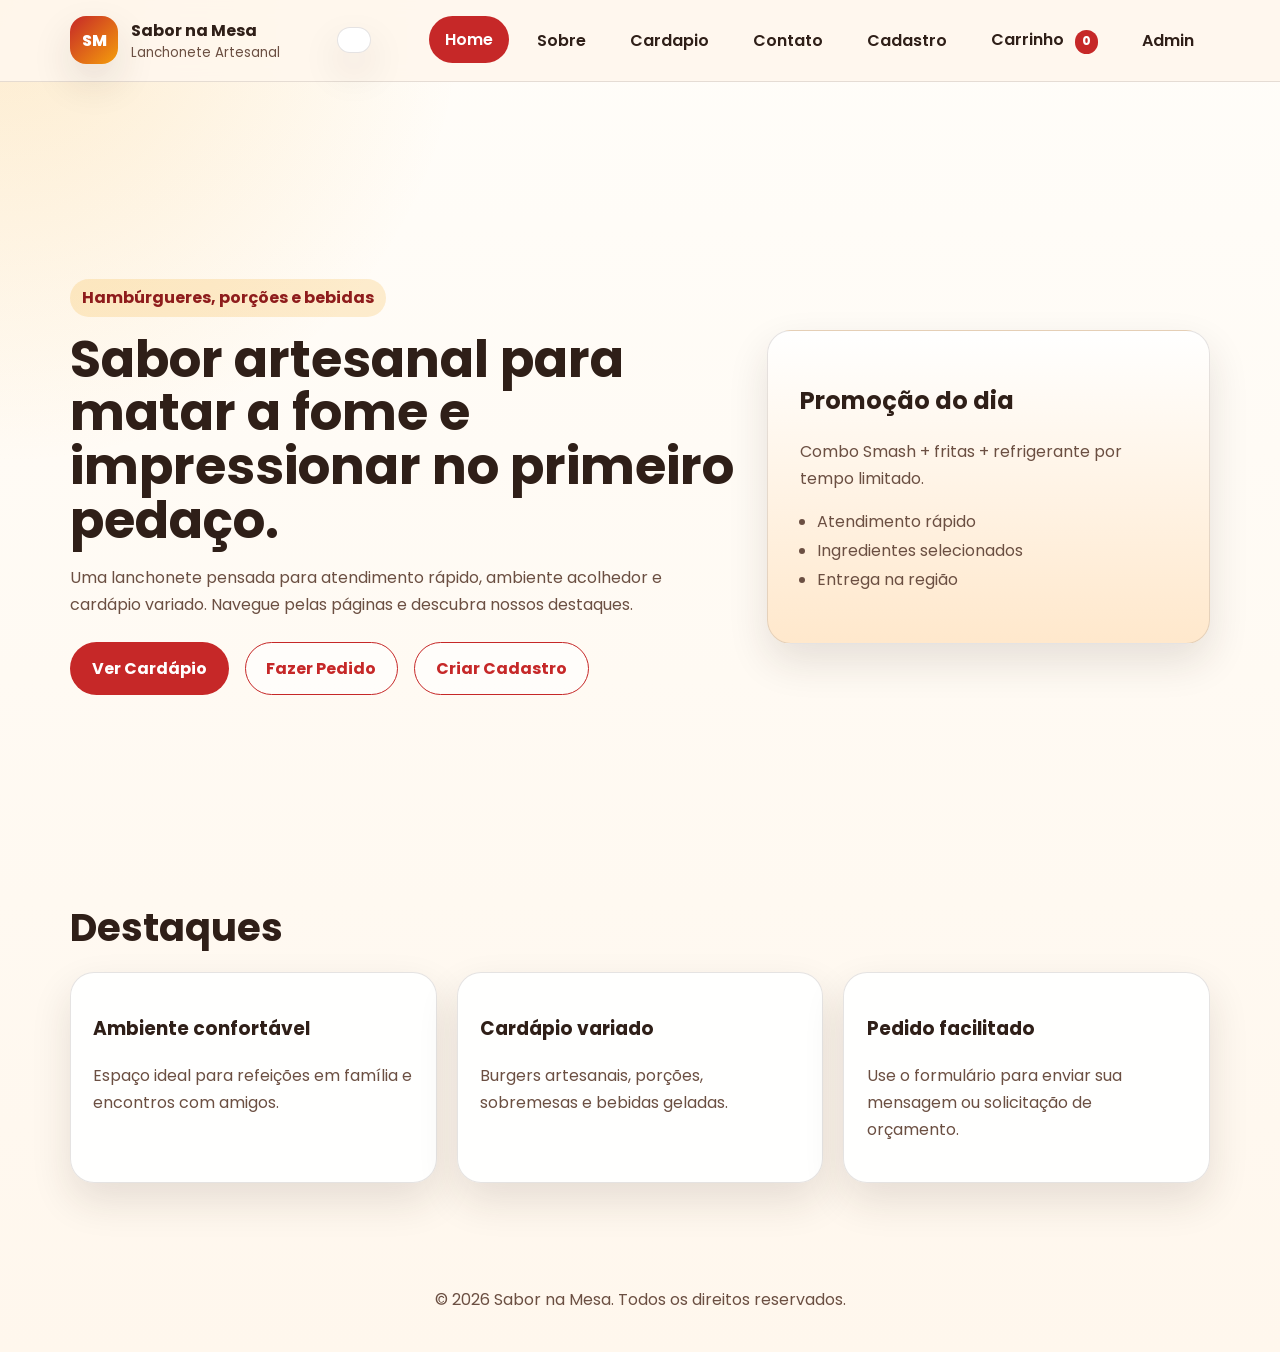
<file: index.html>
<!doctype html>
<html lang="pt-BR">
  <head>
    <meta charset="UTF-8" />
    <meta name="viewport" content="width=device-width, initial-scale=1.0" />
    <meta
      name="description"
      content="Lanchonete Sabor na Mesa: site responsivo com cardápio, história, contato e promoções."
    />
    <meta
      name="keywords"
      content="lanchonete, hamburguer, delivery, cardápio, contato, lanche artesanal"
    />
    <meta name="Alan Costa de Oliveira" content="Lanchonete Sabor na Mesa" />
    <meta name="theme-color" content="#c62828" />
    <title>Lanchonete Sabor na Mesa | Home</title>
    <link rel="preconnect" href="https://fonts.googleapis.com" />
    <link rel="preconnect" href="https://fonts.gstatic.com" crossorigin />
    <link
      href="https://fonts.googleapis.com/css2?family=Poppins:wght@400;500;600;700;800&display=swap"
      rel="stylesheet"
    />
    <link rel="stylesheet" href="css/style.css" />
  </head>
  <body>
    <header class="site-header">
      <div class="topbar">
        <a
          class="brand"
          href="index.html"
          aria-label="Ir para a página inicial"
        >
          <span class="brand-mark">SM</span>
          <span class="brand-text">
            <strong>Sabor na Mesa</strong>
            <small>Lanchonete Artesanal</small>
          </span>
        </a>
        <button
          class="menu-toggle"
          id="menuToggle"
          aria-label="Abrir menu de navegação"
          aria-expanded="false"
          aria-controls="primaryNav"
        >
          ☰
        </button>
        <nav class="primary-nav" id="primaryNav">
          <a class="active" href="index.html">Home</a>
          <a href="sobre.html">Sobre</a>
          <a href="cardapio.html">Cardapio</a>
          <a href="contato.html">Contato</a>
          <a href="cadastro.html">Cadastro</a>
          <a href="carrinho.html">Carrinho</a>
          <a href="admin.html">Admin</a>
        </nav>
      </div>
    </header>

    <main>
      <section class="hero">
        <div class="hero-content reveal">
          <span class="eyebrow">Hambúrgueres, porções e bebidas</span>
          <h1>
            Sabor artesanal para matar a fome e impressionar no primeiro pedaço.
          </h1>
          <p>
            Uma lanchonete pensada para atendimento rápido, ambiente acolhedor e
            cardápio variado. Navegue pelas páginas e descubra nossos destaques.
          </p>
          <div class="hero-actions">
            <a class="btn btn-primary" href="cardapio.html">Ver Cardápio</a>
            <a class="btn btn-secondary" href="contato.html">Fazer Pedido</a>
            <a class="btn btn-secondary" href="cadastro.html">Criar Cadastro</a>
          </div>
        </div>
        <div class="hero-card reveal">
          <h2>Promoção do dia</h2>
          <p>Combo Smash + fritas + refrigerante por tempo limitado.</p>
          <ul>
            <li>Atendimento rápido</li>
            <li>Ingredientes selecionados</li>
            <li>Entrega na região</li>
          </ul>
        </div>
      </section>

      <section class="features section">
        <h2 class="section-title">Destaques</h2>
        <div class="cards-grid">
          <article class="info-card reveal">
            <h3>Ambiente confortável</h3>
            <p>
              Espaço ideal para refeições em família e encontros com amigos.
            </p>
          </article>
          <article class="info-card reveal">
            <h3>Cardápio variado</h3>
            <p>Burgers artesanais, porções, sobremesas e bebidas geladas.</p>
          </article>
          <article class="info-card reveal">
            <h3>Pedido facilitado</h3>
            <p>
              Use o formulário para enviar sua mensagem ou solicitação de
              orçamento.
            </p>
          </article>
        </div>
      </section>
    </main>

    <footer class="site-footer">
      <p>&copy; 2026 Sabor na Mesa. Todos os direitos reservados.</p>
    </footer>

    <script src="js/script.js"></script>
  </body>
</html>
</file>
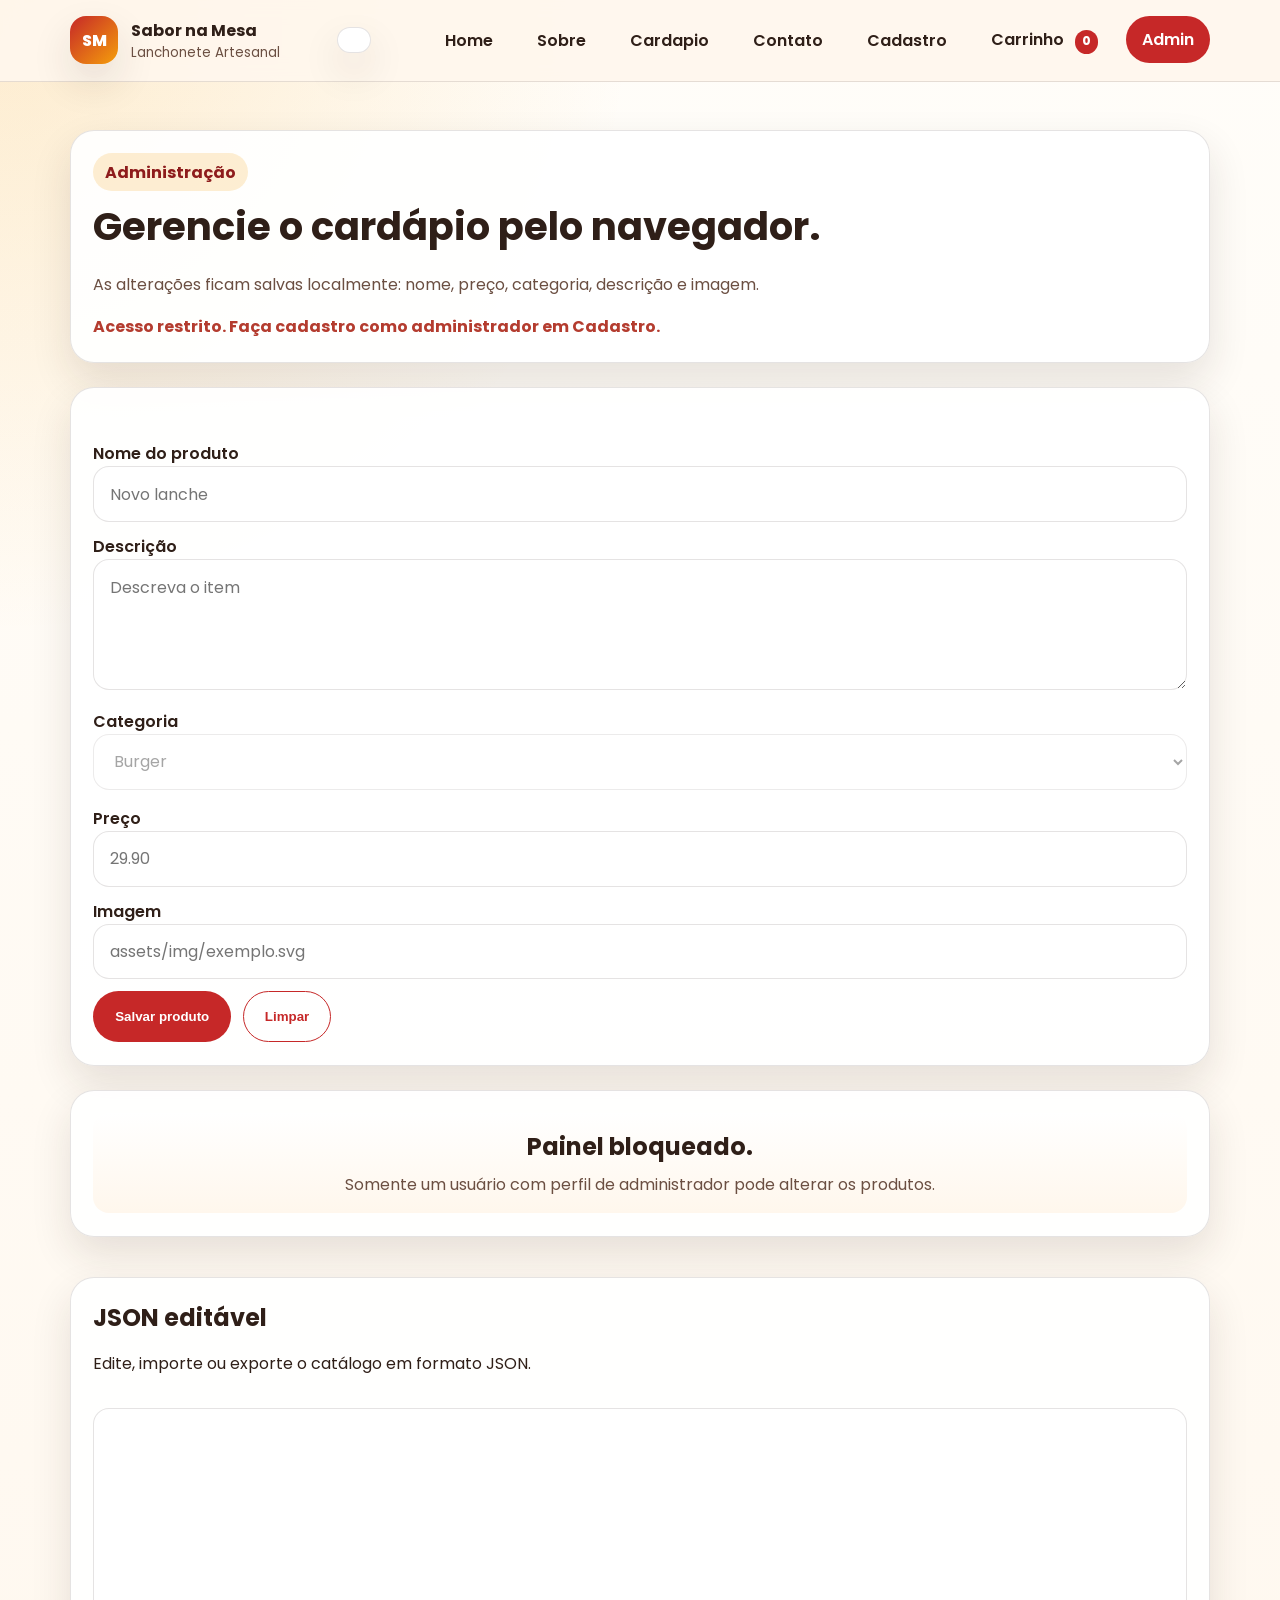
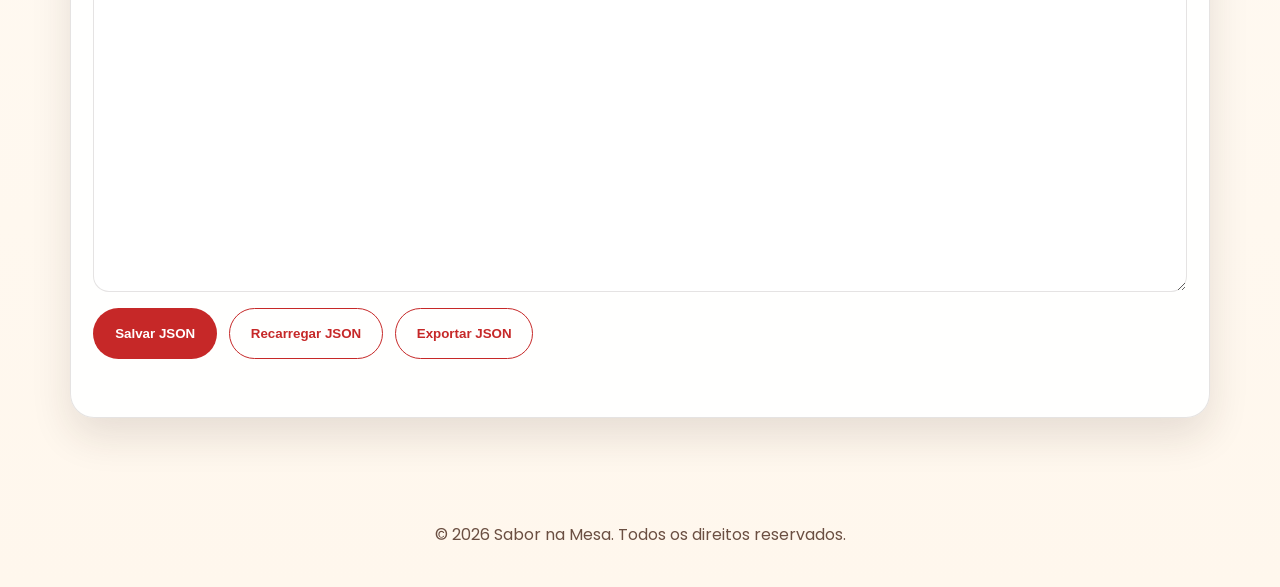
<file: admin.html>
<!doctype html>
<html lang="pt-BR">
  <head>
    <meta charset="UTF-8" />
    <meta name="viewport" content="width=device-width, initial-scale=1.0" />
    <meta
      name="description"
      content="Painel administrativo para cadastrar itens, alterar preços e trocar imagens dos produtos."
    />
    <meta
      name="keywords"
      content="admin, produtos, preço, imagem, cadastro de itens"
    />
    <title>Lanchonete Sabor na Mesa | Admin</title>
    <link rel="preconnect" href="https://fonts.googleapis.com" />
    <link rel="preconnect" href="https://fonts.gstatic.com" crossorigin />
    <link
      href="https://fonts.googleapis.com/css2?family=Poppins:wght@400;500;600;700;800&display=swap"
      rel="stylesheet"
    />
    <link rel="stylesheet" href="css/style.css" />
  </head>
  <body>
    <header class="site-header">
      <div class="topbar">
        <a class="brand" href="index.html"
          ><span class="brand-mark">SM</span
          ><span class="brand-text"
            ><strong>Sabor na Mesa</strong
            ><small>Lanchonete Artesanal</small></span
          ></a
        >
        <button
          class="menu-toggle"
          id="menuToggle"
          aria-label="Abrir menu de navegação"
          aria-expanded="false"
          aria-controls="primaryNav"
        >
          ☰
        </button>
        <nav class="primary-nav" id="primaryNav">
          <a href="index.html">Home</a>
          <a href="sobre.html">Sobre</a>
          <a href="cardapio.html">Cardapio</a>
          <a href="contato.html">Contato</a>
          <a href="cadastro.html">Cadastro</a>
          <a href="carrinho.html">Carrinho</a>
          <a class="active" href="admin.html">Admin</a>
        </nav>
      </div>
    </header>

    <main class="section page-section">
      <section class="admin-layout">
        <div class="admin-panel reveal">
          <span class="eyebrow">Administração</span>
          <h1 class="section-title">Gerencie o cardápio pelo navegador.</h1>
          <p>
            As alterações ficam salvas localmente: nome, preço, categoria,
            descrição e imagem.
          </p>
          <div
            class="admin-status"
            data-admin-access-status
            aria-live="polite"
          ></div>
        </div>

        <form class="admin-form reveal" data-admin-form novalidate>
          <input type="hidden" name="id" />
          <div class="form-status" data-admin-status aria-live="polite"></div>

          <div class="form-field">
            <label for="produtoNome">Nome do produto</label>
            <input
              type="text"
              id="produtoNome"
              name="nome"
              placeholder="Novo lanche"
              required
            />
            <small class="field-error" data-error-for="produtoNome"></small>
          </div>
          <div class="form-field">
            <label for="produtoDescricao">Descrição</label>
            <textarea
              id="produtoDescricao"
              name="descricao"
              rows="4"
              placeholder="Descreva o item"
              required
            ></textarea>
            <small
              class="field-error"
              data-error-for="produtoDescricao"
            ></small>
          </div>
          <div class="form-grid">
            <div class="form-field">
              <label for="produtoCategoria">Categoria</label>
              <select id="produtoCategoria" name="categoria" required>
                <option value="burger">Burger</option>
                <option value="acompanhamento">Acompanhamento</option>
                <option value="bebida">Bebida</option>
                <option value="sobremesa">Sobremesa</option>
              </select>
              <small
                class="field-error"
                data-error-for="produtoCategoria"
              ></small>
            </div>
            <div class="form-field">
              <label for="produtoPreco">Preço</label>
              <input
                type="number"
                id="produtoPreco"
                name="preco"
                step="0.01"
                min="0"
                placeholder="29.90"
                required
              />
              <small class="field-error" data-error-for="produtoPreco"></small>
            </div>
          </div>
          <div class="form-field">
            <label for="produtoImagem">Imagem</label>
            <input
              type="text"
              id="produtoImagem"
              name="imagem"
              placeholder="assets/img/exemplo.svg"
              required
            />
            <small class="field-error" data-error-for="produtoImagem"></small>
          </div>
          <div class="form-actions">
            <button class="btn btn-primary" type="submit">
              Salvar produto
            </button>
            <button
              class="btn btn-secondary"
              type="button"
              data-reset-admin-form
            >
              Limpar
            </button>
          </div>
        </form>

        <div class="admin-list reveal" data-admin-list></div>

        <section class="admin-json-panel reveal">
          <div class="admin-list__header">
            <h2>JSON editável</h2>
            <p>Edite, importe ou exporte o catálogo em formato JSON.</p>
          </div>
          <textarea
            class="admin-json-editor"
            data-catalog-json
            rows="18"
            spellcheck="false"
            aria-label="JSON do catálogo"
          ></textarea>
          <div class="form-actions">
            <button class="btn btn-primary" type="button" data-json-save>
              Salvar JSON
            </button>
            <button class="btn btn-secondary" type="button" data-json-refresh>
              Recarregar JSON
            </button>
            <button class="btn btn-secondary" type="button" data-json-export>
              Exportar JSON
            </button>
          </div>
          <div class="admin-status" data-json-status aria-live="polite"></div>
        </section>
      </section>
    </main>

    <footer class="site-footer">
      <p>&copy; 2026 Sabor na Mesa. Todos os direitos reservados.</p>
    </footer>

    <script src="js/script.js"></script>
  </body>
</html>
</file>
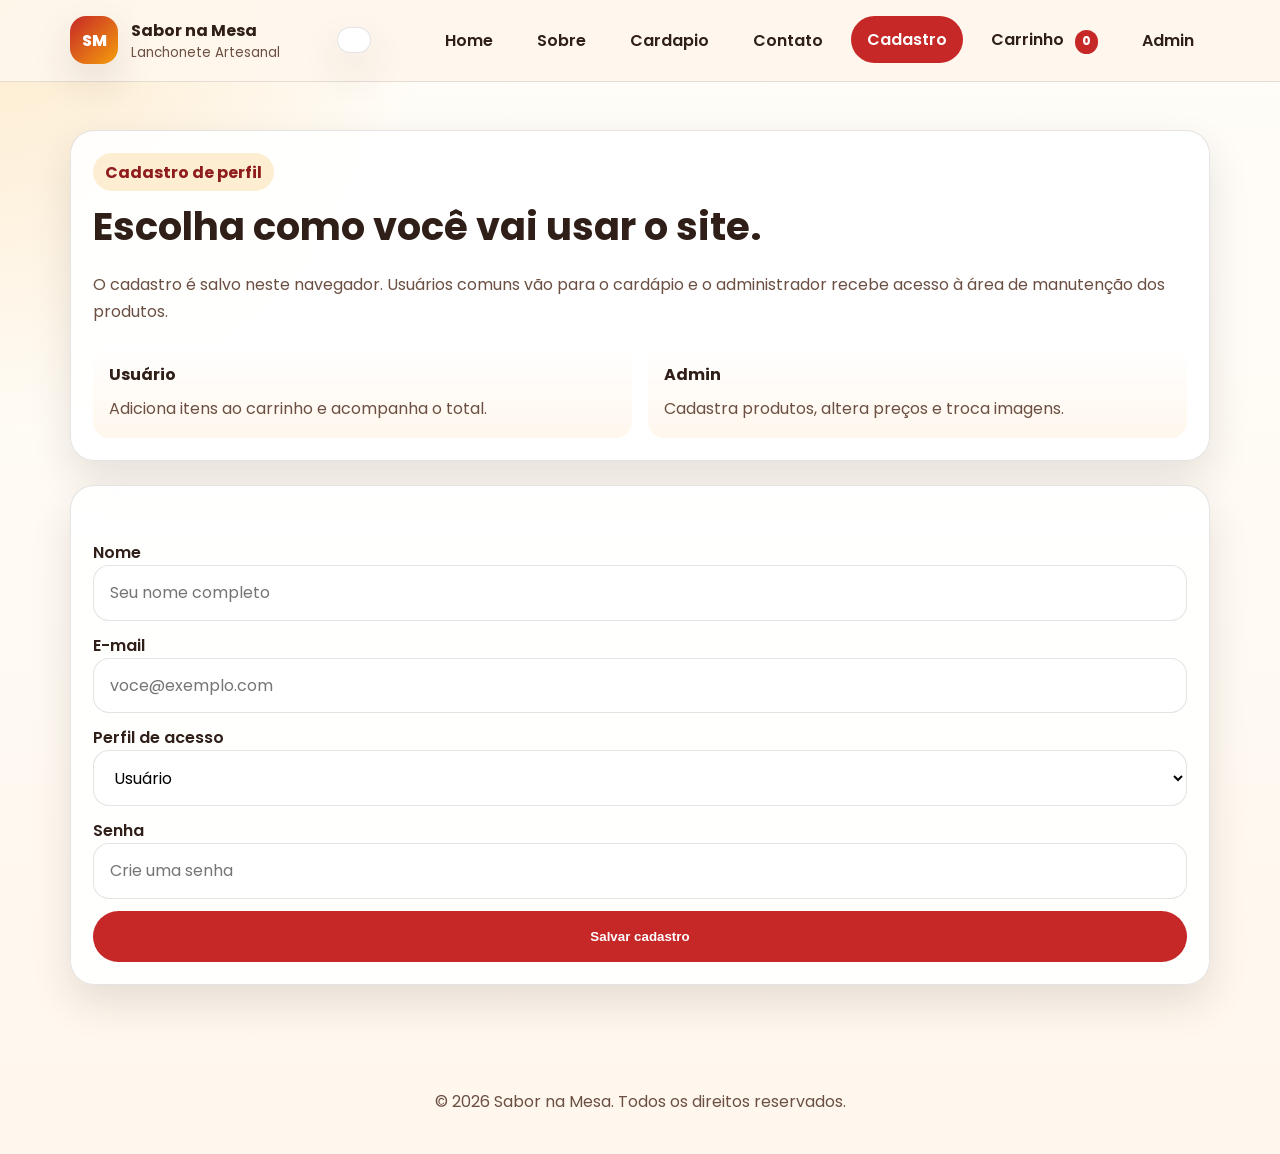
<file: cadastro.html>
<!doctype html>
<html lang="pt-BR">
  <head>
    <meta charset="UTF-8" />
    <meta name="viewport" content="width=device-width, initial-scale=1.0" />
    <meta
      name="description"
      content="Cadastre-se como usuário ou administrador da Lanchonete Sabor na Mesa."
    />
    <meta
      name="keywords"
      content="cadastro, usuário, administrador, lanchonete, login"
    />
    <title>Lanchonete Sabor na Mesa | Cadastro</title>
    <link rel="preconnect" href="https://fonts.googleapis.com" />
    <link rel="preconnect" href="https://fonts.gstatic.com" crossorigin />
    <link
      href="https://fonts.googleapis.com/css2?family=Poppins:wght@400;500;600;700;800&display=swap"
      rel="stylesheet"
    />
    <link rel="stylesheet" href="css/style.css" />
  </head>
  <body>
    <header class="site-header">
      <div class="topbar">
        <a class="brand" href="index.html"
          ><span class="brand-mark">SM</span
          ><span class="brand-text"
            ><strong>Sabor na Mesa</strong
            ><small>Lanchonete Artesanal</small></span
          ></a
        >
        <button
          class="menu-toggle"
          id="menuToggle"
          aria-label="Abrir menu de navegação"
          aria-expanded="false"
          aria-controls="primaryNav"
        >
          ☰
        </button>
        <nav class="primary-nav" id="primaryNav">
          <a href="index.html">Home</a>
          <a href="sobre.html">Sobre</a>
          <a href="cardapio.html">Cardapio</a>
          <a href="contato.html">Contato</a>
          <a class="active" href="cadastro.html">Cadastro</a>
          <a href="carrinho.html">Carrinho</a>
          <a href="admin.html">Admin</a>
        </nav>
      </div>
    </header>

    <main class="section page-section">
      <section class="auth-layout">
        <div class="auth-intro reveal">
          <span class="eyebrow">Cadastro de perfil</span>
          <h1 class="section-title">Escolha como você vai usar o site.</h1>
          <p>
            O cadastro é salvo neste navegador. Usuários comuns vão para o
            cardápio e o administrador recebe acesso à área de manutenção dos
            produtos.
          </p>
          <div class="auth-notes">
            <article>
              <strong>Usuário</strong>
              <p>Adiciona itens ao carrinho e acompanha o total.</p>
            </article>
            <article>
              <strong>Admin</strong>
              <p>Cadastra produtos, altera preços e troca imagens.</p>
            </article>
          </div>
        </div>

        <form class="auth-form reveal" data-auth-form novalidate>
          <div class="form-status" data-auth-status aria-live="polite"></div>
          <div class="form-field">
            <label for="nome">Nome</label>
            <input
              type="text"
              id="nome"
              name="nome"
              placeholder="Seu nome completo"
              required
            />
            <small class="field-error" data-error-for="nome"></small>
          </div>
          <div class="form-field">
            <label for="email">E-mail</label>
            <input
              type="email"
              id="email"
              name="email"
              placeholder="voce@exemplo.com"
              required
            />
            <small class="field-error" data-error-for="email"></small>
          </div>
          <div class="form-field">
            <label for="perfil">Perfil de acesso</label>
            <select id="perfil" name="perfil" required>
              <option value="usuario">Usuário</option>
              <option value="admin">Administrador</option>
            </select>
            <small class="field-error" data-error-for="perfil"></small>
          </div>
          <div class="form-field">
            <label for="senha">Senha</label>
            <input
              type="password"
              id="senha"
              name="senha"
              placeholder="Crie uma senha"
              required
            />
            <small class="field-error" data-error-for="senha"></small>
          </div>
          <button class="btn btn-primary" type="submit">Salvar cadastro</button>
        </form>
      </section>
    </main>

    <footer class="site-footer">
      <p>&copy; 2026 Sabor na Mesa. Todos os direitos reservados.</p>
    </footer>

    <script src="js/script.js"></script>
  </body>
</html>
</file>
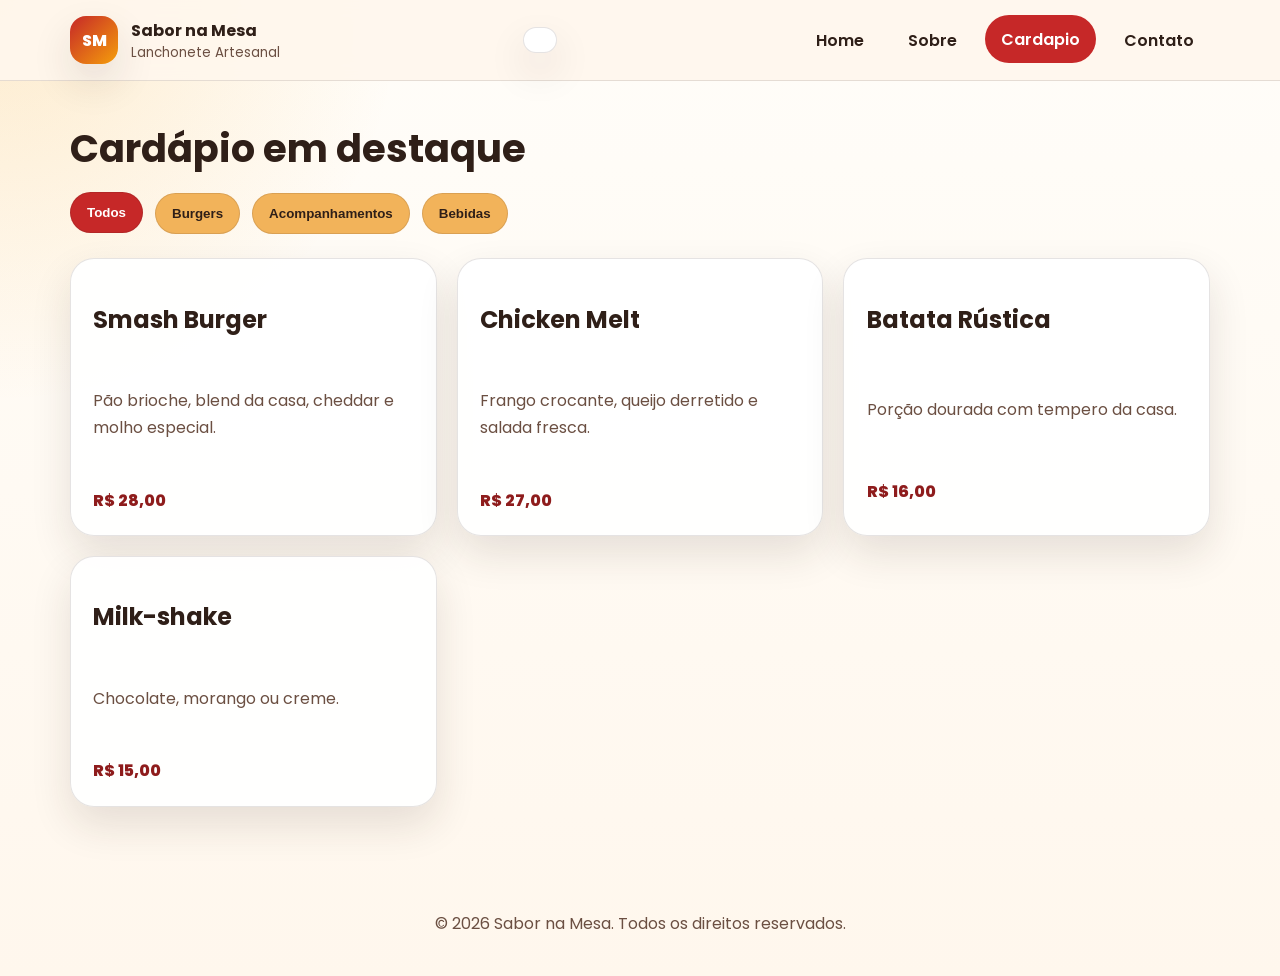
<file: cardapio.html>
<!doctype html>
<html lang="pt-BR">
  <head>
    <meta charset="UTF-8" />
    <meta name="viewport" content="width=device-width, initial-scale=1.0" />
    <meta
      name="description"
      content="Cardápio da Lanchonete Sabor na Mesa com burgers, porções e bebidas."
    />
    <meta
      name="keywords"
      content="cardápio, hambúrgueres, porções, bebidas, lanches"
    />
    <title>Lanchonete Sabor na Mesa | Cardápio</title>
    <link rel="preconnect" href="https://fonts.googleapis.com" />
    <link rel="preconnect" href="https://fonts.gstatic.com" crossorigin />
    <link
      href="https://fonts.googleapis.com/css2?family=Poppins:wght@400;500;600;700;800&display=swap"
      rel="stylesheet"
    />
    <link rel="stylesheet" href="css/style.css" />
  </head>
  <body>
    <header class="site-header">
      <div class="topbar">
        <a class="brand" href="index.html"
          ><span class="brand-mark">SM</span
          ><span class="brand-text"
            ><strong>Sabor na Mesa</strong
            ><small>Lanchonete Artesanal</small></span
          ></a
        >
        <button
          class="menu-toggle"
          id="menuToggle"
          aria-label="Abrir menu de navegação"
          aria-expanded="false"
          aria-controls="primaryNav"
        >
          ☰
        </button>
        <nav class="primary-nav" id="primaryNav">
          <a href="index.html">Home</a>
          <a href="sobre.html">Sobre</a>
          <a class="active" href="cardapio.html">Cardapio</a>
          <a href="contato.html">Contato</a>
        </nav>
      </div>
    </header>

    <main class="section page-section">
      <h1 class="section-title reveal">Cardápio em destaque</h1>
      <div
        class="filter-bar reveal"
        role="tablist"
        aria-label="Filtros do cardápio"
      >
        <button class="filter-btn active" data-filter="all">Todos</button>
        <button class="filter-btn" data-filter="burger">Burgers</button>
        <button class="filter-btn" data-filter="acompanhamento">
          Acompanhamentos
        </button>
        <button class="filter-btn" data-filter="bebida">Bebidas</button>
      </div>
      <div class="menu-grid" id="menuGrid">
        <article class="menu-item reveal" data-category="burger">
          <h2>Smash Burger</h2>
          <p>Pão brioche, blend da casa, cheddar e molho especial.</p>
          <span>R$ 28,00</span>
        </article>
        <article class="menu-item reveal" data-category="burger">
          <h2>Chicken Melt</h2>
          <p>Frango crocante, queijo derretido e salada fresca.</p>
          <span>R$ 27,00</span>
        </article>
        <article class="menu-item reveal" data-category="acompanhamento">
          <h2>Batata Rústica</h2>
          <p>Porção dourada com tempero da casa.</p>
          <span>R$ 16,00</span>
        </article>
        <article class="menu-item reveal" data-category="bebida">
          <h2>Milk-shake</h2>
          <p>Chocolate, morango ou creme.</p>
          <span>R$ 15,00</span>
        </article>
      </div>
    </main>

    <footer class="site-footer">
      <p>&copy; 2026 Sabor na Mesa. Todos os direitos reservados.</p>
    </footer>

    <script src="js/script.js"></script>
  </body>
</html>
</file>
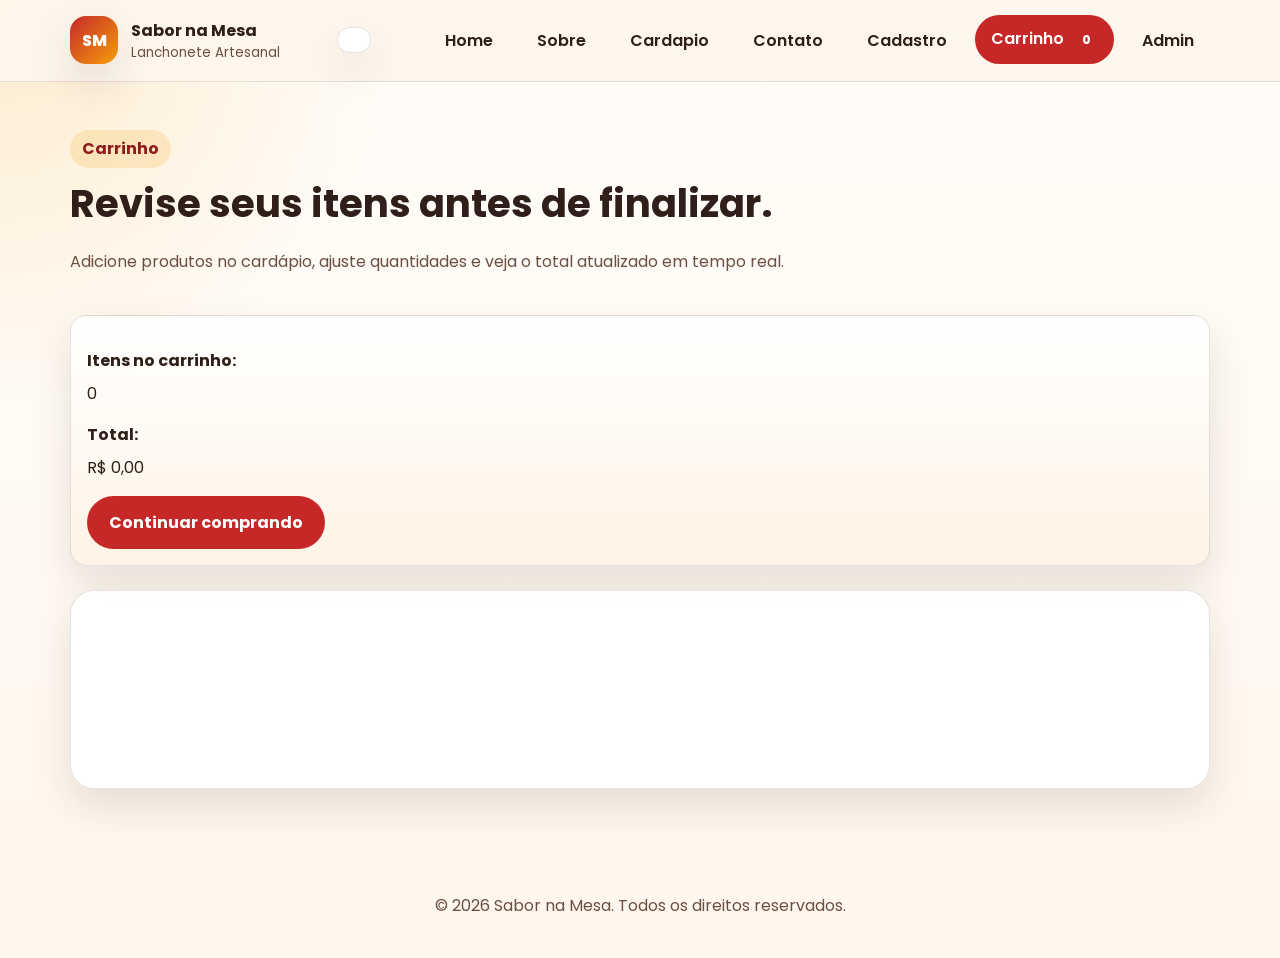
<file: carrinho.html>
<!doctype html>
<html lang="pt-BR">
  <head>
    <meta charset="UTF-8" />
    <meta name="viewport" content="width=device-width, initial-scale=1.0" />
    <meta
      name="description"
      content="Veja os itens do carrinho e acompanhe o total da compra na Lanchonete Sabor na Mesa."
    />
    <meta
      name="keywords"
      content="carrinho, total, pedido, lanchonete, compra"
    />
    <title>Lanchonete Sabor na Mesa | Carrinho</title>
    <link rel="preconnect" href="https://fonts.googleapis.com" />
    <link rel="preconnect" href="https://fonts.gstatic.com" crossorigin />
    <link
      href="https://fonts.googleapis.com/css2?family=Poppins:wght@400;500;600;700;800&display=swap"
      rel="stylesheet"
    />
    <link rel="stylesheet" href="css/style.css" />
  </head>
  <body>
    <header class="site-header">
      <div class="topbar">
        <a class="brand" href="index.html"
          ><span class="brand-mark">SM</span
          ><span class="brand-text"
            ><strong>Sabor na Mesa</strong
            ><small>Lanchonete Artesanal</small></span
          ></a
        >
        <button
          class="menu-toggle"
          id="menuToggle"
          aria-label="Abrir menu de navegação"
          aria-expanded="false"
          aria-controls="primaryNav"
        >
          ☰
        </button>
        <nav class="primary-nav" id="primaryNav">
          <a href="index.html">Home</a>
          <a href="sobre.html">Sobre</a>
          <a href="cardapio.html">Cardapio</a>
          <a href="contato.html">Contato</a>
          <a href="cadastro.html">Cadastro</a>
          <a class="active" href="carrinho.html">Carrinho</a>
          <a href="admin.html">Admin</a>
        </nav>
      </div>
    </header>

    <main class="section page-section">
      <section class="cart-layout">
        <div class="cart-intro reveal">
          <span class="eyebrow">Carrinho</span>
          <h1 class="section-title">Revise seus itens antes de finalizar.</h1>
          <p>
            Adicione produtos no cardápio, ajuste quantidades e veja o total
            atualizado em tempo real.
          </p>
        </div>

        <div class="cart-summary reveal">
          <p>
            <strong>Itens no carrinho:</strong> <span data-cart-count>0</span>
          </p>
          <p><strong>Total:</strong> <span data-cart-total>R$ 0,00</span></p>
          <a class="btn btn-primary" href="cardapio.html"
            >Continuar comprando</a
          >
        </div>

        <div class="cart-list reveal" data-cart-list></div>
      </section>
    </main>

    <footer class="site-footer">
      <p>&copy; 2026 Sabor na Mesa. Todos os direitos reservados.</p>
    </footer>

    <script src="js/script.js"></script>
  </body>
</html>
</file>
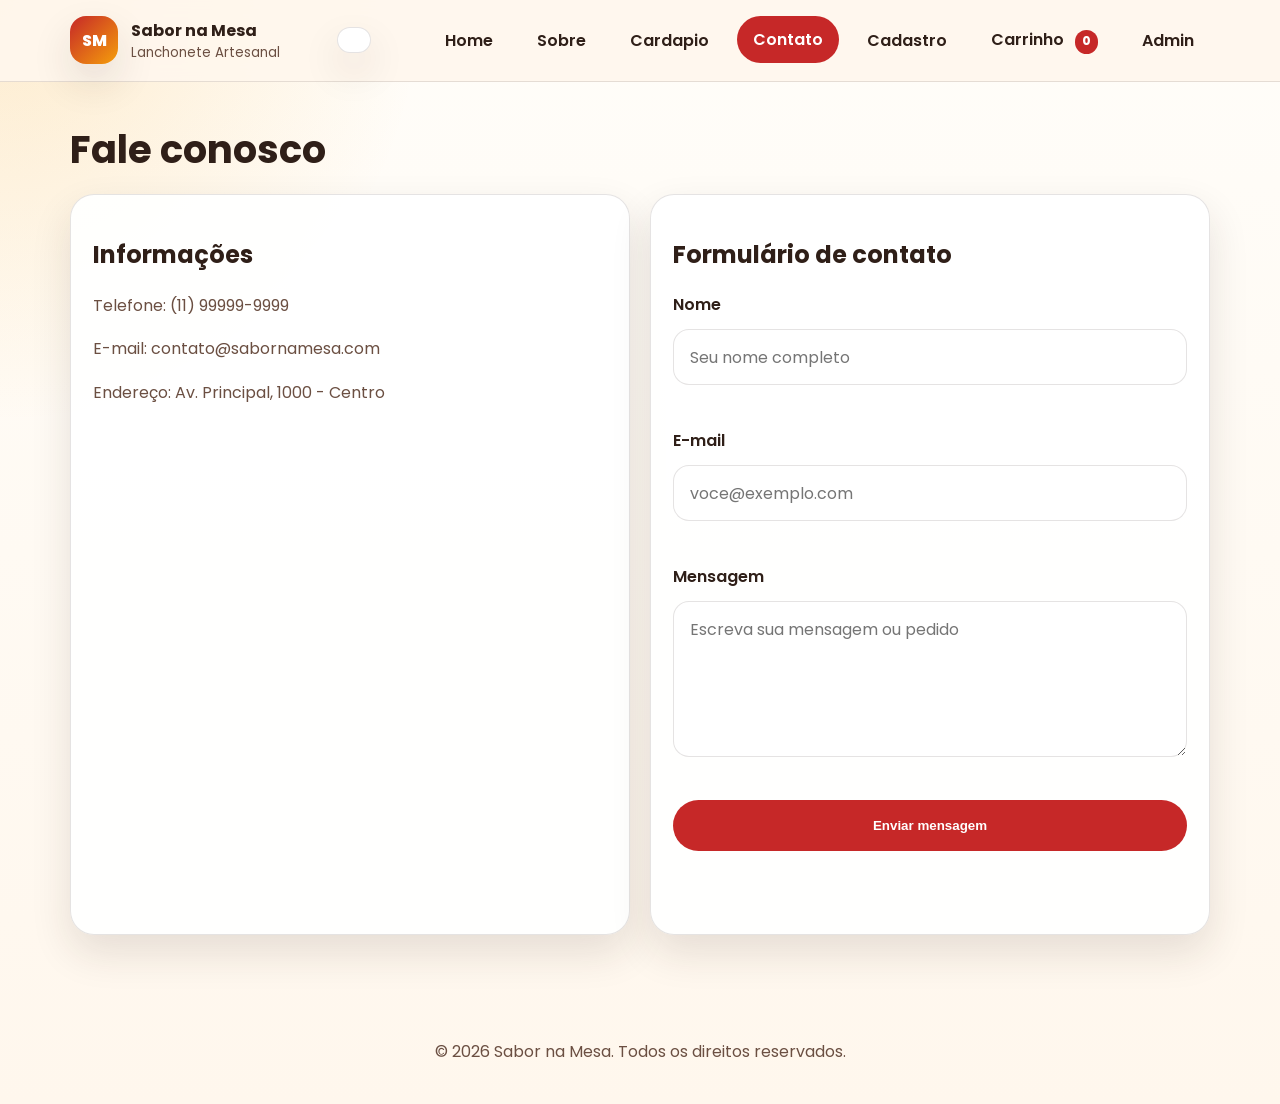
<file: contato.html>
<!doctype html>
<html lang="pt-BR">
  <head>
    <meta charset="UTF-8" />
    <meta name="viewport" content="width=device-width, initial-scale=1.0" />
    <meta
      name="description"
      content="Entre em contato com a Lanchonete Sabor na Mesa e envie sua mensagem."
    />
    <meta
      name="keywords"
      content="contato, formulário, lanchonete, pedido, atendimento"
    />
    <title>Lanchonete Sabor na Mesa | Contato</title>
    <link rel="preconnect" href="https://fonts.googleapis.com" />
    <link rel="preconnect" href="https://fonts.gstatic.com" crossorigin />
    <link
      href="https://fonts.googleapis.com/css2?family=Poppins:wght@400;500;600;700;800&display=swap"
      rel="stylesheet"
    />
    <link rel="stylesheet" href="css/style.css" />
  </head>
  <body>
    <header class="site-header">
      <div class="topbar">
        <a class="brand" href="index.html"
          ><span class="brand-mark">SM</span
          ><span class="brand-text"
            ><strong>Sabor na Mesa</strong
            ><small>Lanchonete Artesanal</small></span
          ></a
        >
        <button
          class="menu-toggle"
          id="menuToggle"
          aria-label="Abrir menu de navegação"
          aria-expanded="false"
          aria-controls="primaryNav"
        >
          ☰
        </button>
        <nav class="primary-nav" id="primaryNav">
          <a href="index.html">Home</a>
          <a href="sobre.html">Sobre</a>
          <a href="cardapio.html">Cardapio</a>
          <a class="active" href="contato.html">Contato</a>
          <a href="cadastro.html">Cadastro</a>
          <a href="carrinho.html">Carrinho</a>
          <a href="admin.html">Admin</a>
        </nav>
      </div>
    </header>

    <main class="section page-section">
      <h1 class="section-title reveal">Fale conosco</h1>
      <div class="two-columns">
        <section class="content-panel reveal">
          <h2>Informações</h2>
          <p>Telefone: (11) 99999-9999</p>
          <p>E-mail: contato@sabornamesa.com</p>
          <p>Endereço: Av. Principal, 1000 - Centro</p>
        </section>
        <section class="content-panel reveal">
          <h2>Formulário de contato</h2>
          <form id="contactForm" novalidate>
            <label for="name">Nome</label>
            <input
              type="text"
              id="name"
              name="name"
              placeholder="Seu nome completo"
            />
            <small class="error-message" data-error-for="name"></small>

            <label for="email">E-mail</label>
            <input
              type="email"
              id="email"
              name="email"
              placeholder="voce@exemplo.com"
            />
            <small class="error-message" data-error-for="email"></small>

            <label for="message">Mensagem</label>
            <textarea
              id="message"
              name="message"
              rows="5"
              placeholder="Escreva sua mensagem ou pedido"
            ></textarea>
            <small class="error-message" data-error-for="message"></small>

            <button class="btn btn-primary" type="submit">
              Enviar mensagem
            </button>
            <p class="form-success" id="formSuccess" aria-live="polite"></p>
          </form>
        </section>
      </div>
    </main>

    <footer class="site-footer">
      <p>&copy; 2026 Sabor na Mesa. Todos os direitos reservados.</p>
    </footer>

    <script src="js/script.js"></script>
  </body>
</html>
</file>
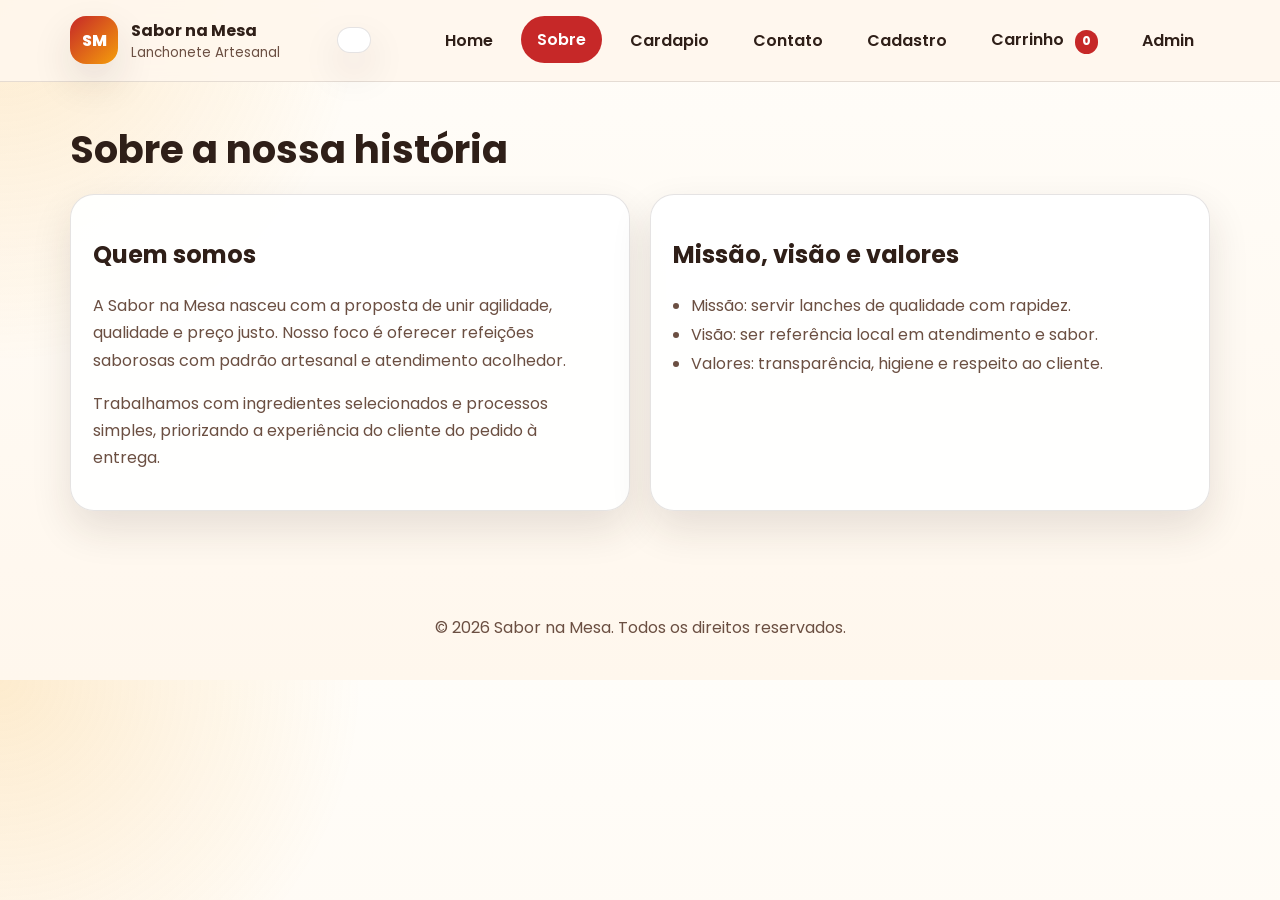
<file: sobre.html>
<!doctype html>
<html lang="pt-BR">
  <head>
    <meta charset="UTF-8" />
    <meta name="viewport" content="width=device-width, initial-scale=1.0" />
    <meta
      name="description"
      content="Conheça a história, missão e valores da Lanchonete Sabor na Mesa."
    />
    <meta
      name="keywords"
      content="sobre a lanchonete, história, missão, valores"
    />
    <title>Lanchonete Sabor na Mesa | Sobre</title>
    <link rel="preconnect" href="https://fonts.googleapis.com" />
    <link rel="preconnect" href="https://fonts.gstatic.com" crossorigin />
    <link
      href="https://fonts.googleapis.com/css2?family=Poppins:wght@400;500;600;700;800&display=swap"
      rel="stylesheet"
    />
    <link rel="stylesheet" href="css/style.css" />
  </head>
  <body>
    <header class="site-header">
      <div class="topbar">
        <a class="brand" href="index.html"
          ><span class="brand-mark">SM</span
          ><span class="brand-text"
            ><strong>Sabor na Mesa</strong
            ><small>Lanchonete Artesanal</small></span
          ></a
        >
        <button
          class="menu-toggle"
          id="menuToggle"
          aria-label="Abrir menu de navegação"
          aria-expanded="false"
          aria-controls="primaryNav"
        >
          ☰
        </button>
        <nav class="primary-nav" id="primaryNav">
          <a href="index.html">Home</a>
          <a class="active" href="sobre.html">Sobre</a>
          <a href="cardapio.html">Cardapio</a>
          <a href="contato.html">Contato</a>
          <a href="cadastro.html">Cadastro</a>
          <a href="carrinho.html">Carrinho</a>
          <a href="admin.html">Admin</a>
        </nav>
      </div>
    </header>

    <main class="section page-section">
      <h1 class="section-title reveal">Sobre a nossa história</h1>
      <div class="two-columns">
        <section class="content-panel reveal">
          <h2>Quem somos</h2>
          <p>
            A Sabor na Mesa nasceu com a proposta de unir agilidade, qualidade e
            preço justo. Nosso foco é oferecer refeições saborosas com padrão
            artesanal e atendimento acolhedor.
          </p>
          <p>
            Trabalhamos com ingredientes selecionados e processos simples,
            priorizando a experiência do cliente do pedido à entrega.
          </p>
        </section>
        <aside class="content-panel reveal">
          <h2>Missão, visão e valores</h2>
          <ul class="check-list">
            <li>Missão: servir lanches de qualidade com rapidez.</li>
            <li>Visão: ser referência local em atendimento e sabor.</li>
            <li>Valores: transparência, higiene e respeito ao cliente.</li>
          </ul>
        </aside>
      </div>
    </main>

    <footer class="site-footer">
      <p>&copy; 2026 Sabor na Mesa. Todos os direitos reservados.</p>
    </footer>

    <script src="js/script.js"></script>
  </body>
</html>
</file>
<file: css/style.css>
:root {
  --bg: #fff7ed;
  --surface: #ffffff;
  --surface-alt: #ffe8cc;
  --text: #2f1f18;
  --muted: #6b4f42;
  --primary: #c62828;
  --primary-dark: #8e1c1c;
  --accent: #f59e0b;
  --border: rgba(47, 31, 24, 0.12);
  --shadow: 0 18px 40px rgba(47, 31, 24, 0.12);
}

:root[data-theme='dark'] {
  --bg: #0f1216;
  --surface: #171d24;
  --surface-alt: #202833;
  --text: #f4f7fb;
  --muted: #b7c2cf;
  --primary: #ff8a3d;
  --primary-dark: #ff6f1f;
  --accent: #f3c64e;
  --border: rgba(255, 255, 255, 0.09);
  --shadow: 0 22px 50px rgba(0, 0, 0, 0.45);
}

* {
  box-sizing: border-box;
}

html {
  scroll-behavior: smooth;
}

body {
  margin: 0;
  font-family: 'Poppins', sans-serif;
  color: var(--text);
  background:
    radial-gradient(
      circle at top left,
      rgba(245, 158, 11, 0.18),
      transparent 25%
    ),
    linear-gradient(180deg, #fffdf9 0%, var(--bg) 100%);
}

:root[data-theme='dark'] body {
  background:
    radial-gradient(
      circle at top left,
      rgba(255, 138, 61, 0.16),
      transparent 24%
    ),
    radial-gradient(
      circle at top right,
      rgba(243, 198, 78, 0.1),
      transparent 26%
    ),
    linear-gradient(180deg, #151a20 0%, var(--bg) 100%);
}

a {
  color: inherit;
  text-decoration: none;
}

img {
  max-width: 100%;
  display: block;
}

.site-header {
  position: sticky;
  top: 0;
  z-index: 20;
  backdrop-filter: blur(10px);
  background: rgba(255, 247, 237, 0.92);
  border-bottom: 1px solid var(--border);
}

.topbar {
  max-width: 1180px;
  margin: 0 auto;
  padding: 1rem 1.25rem;
  display: flex;
  align-items: center;
  justify-content: space-between;
  gap: 1rem;
}

.brand {
  display: inline-flex;
  align-items: center;
  gap: 0.8rem;
}

.brand-mark {
  width: 3rem;
  height: 3rem;
  border-radius: 1rem;
  display: grid;
  place-items: center;
  background: linear-gradient(135deg, var(--primary), var(--accent));
  color: #fff;
  font-weight: 800;
  box-shadow: var(--shadow);
}

.brand-text strong,
.brand-text small {
  display: block;
}

.brand-text small {
  color: var(--muted);
}

.primary-nav {
  display: flex;
  align-items: center;
  gap: 0.75rem;
}

.primary-nav a {
  padding: 0.7rem 1rem;
  border-radius: 999px;
  font-weight: 600;
  transition:
    background-color 0.25s ease,
    color 0.25s ease,
    transform 0.25s ease;
}

.nav-badge {
  display: inline-grid;
  place-items: center;
  min-width: 1.45rem;
  height: 1.45rem;
  margin-left: 0.45rem;
  padding: 0 0.35rem;
  border-radius: 999px;
  background: var(--primary);
  color: #fff;
  font-size: 0.72rem;
  font-weight: 800;
  line-height: 1;
}

.primary-nav a:hover,
.primary-nav a.active {
  background: var(--primary);
  color: #fff;
  transform: translateY(-1px);
}

.menu-toggle {
  display: none;
  border: 0;
  background: var(--primary);
  color: #fff;
  width: 3rem;
  height: 3rem;
  border-radius: 0.9rem;
  font-size: 1.25rem;
}

.theme-toggle {
  border: 1px solid var(--border);
  background: var(--surface);
  color: var(--text);
  border-radius: 999px;
  padding: 0.75rem 1rem;
  font-weight: 700;
  box-shadow: var(--shadow);
}

.hero,
.two-columns,
.cards-grid,
.menu-grid,
.section {
  max-width: 1180px;
  margin: 0 auto;
}

.hero {
  min-height: calc(100vh - 90px);
  padding: 4rem 1.25rem;
  display: grid;
  grid-template-columns: 1.2fr 0.8fr;
  gap: 2rem;
  align-items: center;
}

.hero-content h1,
.section-title {
  font-size: clamp(2rem, 4vw, 4rem);
  line-height: 1.05;
  margin: 0 0 1rem;
}

.eyebrow {
  display: inline-block;
  margin-bottom: 1rem;
  padding: 0.4rem 0.75rem;
  border-radius: 999px;
  background: rgba(245, 158, 11, 0.18);
  color: var(--primary-dark);
  font-weight: 700;
}

.hero p,
.content-panel p,
.info-card p,
.menu-item p {
  color: var(--muted);
  line-height: 1.7;
}

.hero-actions {
  display: flex;
  flex-wrap: wrap;
  gap: 1rem;
  margin-top: 1.5rem;
}

.btn {
  display: inline-flex;
  align-items: center;
  justify-content: center;
  min-height: 3.2rem;
  padding: 0.8rem 1.3rem;
  border-radius: 999px;
  font-weight: 700;
  border: 1px solid transparent;
  transition:
    transform 0.25s ease,
    box-shadow 0.25s ease,
    background-color 0.25s ease;
}

.btn:hover {
  transform: translateY(-2px);
  box-shadow: var(--shadow);
}

.btn-primary {
  background: var(--primary);
  color: #fff;
}

.btn-primary:hover {
  background: var(--primary-dark);
}

.btn-secondary {
  border-color: var(--primary);
  color: var(--primary);
  background: rgba(255, 255, 255, 0.6);
}

.hero-card,
.content-panel,
.info-card,
.menu-item {
  background: rgba(255, 255, 255, 0.92);
  border: 1px solid var(--border);
  border-radius: 1.5rem;
  box-shadow: var(--shadow);
}

.hero-card {
  padding: 2rem;
  background: linear-gradient(180deg, var(--surface), var(--surface-alt));
}

.hero-card ul,
.check-list {
  padding-left: 1.1rem;
  color: var(--muted);
  line-height: 1.8;
}

.section {
  padding: 1rem 1.25rem 4rem;
}

.section-title {
  font-size: clamp(1.8rem, 3vw, 2.8rem);
  margin-bottom: 1.5rem;
}

.cards-grid,
.menu-grid {
  display: grid;
  grid-template-columns: repeat(3, minmax(0, 1fr));
  gap: 1.25rem;
}

.info-card,
.menu-item,
.content-panel {
  padding: 1.4rem;
}

.menu-item {
  display: grid;
  gap: 0.9rem;
}

.menu-item__media {
  border-radius: 1.15rem;
  overflow: hidden;
  background: linear-gradient(
    135deg,
    rgba(245, 158, 11, 0.16),
    rgba(198, 40, 40, 0.12)
  );
  aspect-ratio: 16 / 11;
}

.menu-item__media img {
  width: 100%;
  height: 100%;
  object-fit: cover;
}

.menu-item:hover {
  transform: translateY(-4px);
}

.btn-small {
  min-height: 2.6rem;
  padding: 0.65rem 1rem;
  font-size: 0.92rem;
}

.catalog-hero,
.auth-layout,
.cart-layout,
.admin-layout {
  display: grid;
  gap: 1.5rem;
}

.catalog-hero {
  grid-template-columns: 1.1fr auto;
  align-items: end;
  margin-bottom: 1.5rem;
}

.catalog-hero p,
.auth-intro p,
.cart-intro p,
.admin-panel p {
  color: var(--muted);
  line-height: 1.7;
}

.catalog-toolbar {
  display: grid;
  gap: 0.8rem;
  margin-bottom: 1.25rem;
}

.catalog-status,
.admin-status,
.form-status {
  min-height: 1.2rem;
  font-weight: 700;
}

.catalog-status.is-success,
.admin-status.is-success,
.form-status.is-success {
  color: #1d7348;
}

.catalog-status.is-error,
.admin-status.is-error,
.form-status.is-error {
  color: #b43c2f;
}

.menu-item__meta {
  display: grid;
  gap: 0.35rem;
}

.menu-item__category,
.admin-item__tag {
  display: inline-flex;
  width: fit-content;
  padding: 0.35rem 0.7rem;
  border-radius: 999px;
  background: rgba(245, 158, 11, 0.14);
  color: var(--primary-dark);
  font-size: 0.8rem;
  font-weight: 700;
}

.menu-item__footer,
.form-actions,
.cart-item__controls,
.admin-item__actions {
  display: flex;
  flex-wrap: wrap;
  gap: 0.75rem;
  align-items: center;
}

.auth-layout,
.admin-layout,
.cart-layout {
  grid-template-columns: 1fr;
}

.auth-intro,
.auth-form,
.cart-summary,
.admin-panel,
.admin-form,
.admin-list,
.cart-list {
  background: rgba(255, 255, 255, 0.92);
  border: 1px solid var(--border);
  border-radius: 1.5rem;
  box-shadow: var(--shadow);
  padding: 1.4rem;
}

.auth-notes,
.form-grid,
.admin-catalog {
  display: grid;
  gap: 1rem;
}

.auth-notes {
  grid-template-columns: repeat(2, minmax(0, 1fr));
  margin-top: 1.25rem;
}

.auth-notes article,
.cart-summary,
.empty-state {
  background: linear-gradient(
    180deg,
    var(--surface),
    rgba(255, 232, 204, 0.35)
  );
  border-radius: 1rem;
  padding: 1rem;
}

.auth-notes strong,
.cart-summary strong,
.empty-state h2,
.admin-list__header h2,
.cart-item h2,
.admin-item h3 {
  display: block;
  margin: 0 0 0.5rem;
}

.auth-notes p,
.empty-state p {
  margin: 0;
  color: var(--muted);
}

.form-field select,
.form-field input,
.form-field textarea {
  width: 100%;
  border: 1px solid var(--border);
  border-radius: 1rem;
  padding: 0.9rem 1rem;
  font: inherit;
  background: #fff;
}

.cart-list,
.admin-list {
  display: grid;
  gap: 1rem;
}

.cart-item,
.admin-item {
  display: grid;
  grid-template-columns: 140px 1fr auto;
  gap: 1rem;
  align-items: center;
  background: rgba(255, 255, 255, 0.85);
  border: 1px solid var(--border);
  border-radius: 1.25rem;
  padding: 1rem;
}

.cart-item img,
.admin-item img {
  width: 100%;
  height: 120px;
  object-fit: cover;
  border-radius: 1rem;
}

.cart-item__content {
  display: grid;
  gap: 0.4rem;
}

.cart-item__controls {
  margin-top: 0.6rem;
}

.cart-step {
  width: 2.5rem;
  height: 2.5rem;
  border: 1px solid var(--border);
  border-radius: 0.8rem;
  background: #fff;
  font-weight: 800;
}

.admin-item__actions {
  justify-content: flex-end;
}

.admin-item p,
.admin-item strong {
  margin: 0.35rem 0 0;
}

.empty-state {
  text-align: center;
}

.two-columns {
  display: grid;
  grid-template-columns: repeat(2, minmax(0, 1fr));
  gap: 1.25rem;
}

.page-section {
  padding-top: 3rem;
}

.filter-bar {
  display: flex;
  flex-wrap: wrap;
  gap: 0.75rem;
  margin-bottom: 1.5rem;
}

.filter-btn {
  border: 1px solid var(--border);
  background: #f2b35a;
  color: var(--text);
  padding: 0.75rem 1rem;
  border-radius: 999px;
  font-weight: 700;
}

.filter-btn[aria-pressed='true'],
.filter-btn.active {
  background: var(--primary);
  color: #fff;
  transform: translateY(-1px);
}

.filter-btn.active {
  background: var(--primary);
  color: #fff;
}

.admin-json-panel {
  display: grid;
  gap: 1rem;
  margin-top: 1rem;
  background: rgba(255, 255, 255, 0.92);
  border: 1px solid var(--border);
  border-radius: 1.5rem;
  box-shadow: var(--shadow);
  padding: 1.4rem;
}

.admin-json-editor {
  width: 100%;
  min-height: 340px;
  resize: vertical;
  border: 1px solid var(--border);
  border-radius: 1rem;
  padding: 1rem;
  font: inherit;
  background: #fff;
  color: var(--text);
}

:root[data-theme='dark'] .admin-json-editor,
:root[data-theme='dark'] .form-field select,
:root[data-theme='dark'] .form-field input,
:root[data-theme='dark'] .form-field textarea,
:root[data-theme='dark'] input,
:root[data-theme='dark'] textarea {
  background: #231f1c;
  color: var(--text);
}

:root[data-theme='dark'] .site-header,
:root[data-theme='dark'] .admin-json-panel,
:root[data-theme='dark'] .auth-intro,
:root[data-theme='dark'] .auth-form,
:root[data-theme='dark'] .cart-summary,
:root[data-theme='dark'] .admin-panel,
:root[data-theme='dark'] .admin-form,
:root[data-theme='dark'] .admin-list,
:root[data-theme='dark'] .cart-list,
:root[data-theme='dark'] .hero-card,
:root[data-theme='dark'] .content-panel,
:root[data-theme='dark'] .info-card,
:root[data-theme='dark'] .menu-item {
  background: rgba(23, 29, 36, 0.95);
}

:root[data-theme='dark'] .menu-item,
:root[data-theme='dark'] .cart-item,
:root[data-theme='dark'] .admin-item,
:root[data-theme='dark'] .cart-summary,
:root[data-theme='dark'] .admin-json-panel,
:root[data-theme='dark'] .auth-intro,
:root[data-theme='dark'] .auth-form,
:root[data-theme='dark'] .admin-panel,
:root[data-theme='dark'] .admin-form,
:root[data-theme='dark'] .admin-list,
:root[data-theme='dark'] .cart-list {
  border-color: rgba(255, 255, 255, 0.14);
}

:root[data-theme='dark'] .menu-item__media {
  background: linear-gradient(
    135deg,
    rgba(255, 138, 61, 0.2),
    rgba(243, 198, 78, 0.12)
  );
}

:root[data-theme='dark'] .menu-item__category,
:root[data-theme='dark'] .admin-item__tag {
  background: rgba(243, 198, 78, 0.18);
  color: #ffecc9;
}

:root[data-theme='dark'] .btn-secondary,
:root[data-theme='dark'] .theme-toggle,
:root[data-theme='dark'] .cart-step {
  background: rgba(255, 255, 255, 0.06);
  color: var(--text);
  border-color: rgba(255, 255, 255, 0.16);
}

:root[data-theme='dark'] .btn-primary {
  color: #1a120d;
}

:root[data-theme='dark'] .btn-primary:hover {
  color: #1a120d;
}

:root[data-theme='dark'] .cart-item strong,
:root[data-theme='dark'] .admin-item strong,
:root[data-theme='dark'] .menu-item strong,
:root[data-theme='dark'] .cart-summary strong,
:root[data-theme='dark'] .admin-list__header p,
:root[data-theme='dark'] .cart-intro p,
:root[data-theme='dark'] .catalog-hero p {
  color: var(--text);
}

:root[data-theme='dark'] .empty-state {
  background: rgba(255, 255, 255, 0.05);
}

:root[data-theme='dark'] .primary-nav {
  background: rgba(20, 25, 31, 0.98);
}

:root[data-theme='dark'] .primary-nav a.active,
:root[data-theme='dark'] .primary-nav a:hover {
  background: var(--primary);
  color: #180f0a;
}

:root[data-theme='dark'] .nav-badge {
  color: #17110c;
}

:root[data-theme='dark'] .site-header {
  border-bottom-color: var(--border);
}

.menu-item span {
  display: inline-block;
  margin-top: 1rem;
  font-weight: 800;
  color: var(--primary-dark);
}

form {
  display: grid;
  gap: 0.75rem;
}

label {
  font-weight: 600;
}

input,
textarea {
  width: 100%;
  border: 1px solid var(--border);
  border-radius: 1rem;
  padding: 0.9rem 1rem;
  font: inherit;
  background: #fff;
}

input:focus,
textarea:focus,
button:focus,
a:focus {
  outline: 3px solid rgba(245, 158, 11, 0.35);
  outline-offset: 2px;
}

.error-message,
.form-success {
  min-height: 1.2rem;
  font-size: 0.92rem;
}

.error-message {
  color: #b91c1c;
}

.form-success {
  color: #166534;
  font-weight: 700;
}

.site-footer {
  padding: 1.5rem;
  text-align: center;
  color: var(--muted);
}

.reveal {
  opacity: 0;
  transform: translateY(24px);
  transition:
    opacity 0.7s ease,
    transform 0.7s ease;
}

.reveal.visible {
  opacity: 1;
  transform: translateY(0);
}

@media (max-width: 900px) {
  .hero,
  .two-columns,
  .cards-grid,
  .menu-grid,
  .catalog-hero,
  .cart-item,
  .admin-item {
    grid-template-columns: 1fr;
  }

  .hero {
    min-height: auto;
    padding-top: 2rem;
  }

  .auth-notes {
    grid-template-columns: 1fr;
  }
}

@media (max-width: 768px) {
  .menu-toggle {
    display: inline-grid;
    place-items: center;
  }

  .primary-nav {
    position: absolute;
    top: 100%;
    right: 1.25rem;
    left: 1.25rem;
    padding: 1rem;
    flex-direction: column;
    align-items: stretch;
    background: rgba(255, 255, 255, 0.98);
    border: 1px solid var(--border);
    border-radius: 1.25rem;
    box-shadow: var(--shadow);
    display: none;
  }

  .primary-nav.open {
    display: flex;
  }

  .primary-nav a {
    width: 100%;
  }

  .topbar {
    position: relative;
  }

  .menu-item__footer,
  .admin-item__actions,
  .cart-item__controls,
  .form-actions {
    flex-direction: column;
    align-items: stretch;
  }
}
</file>
